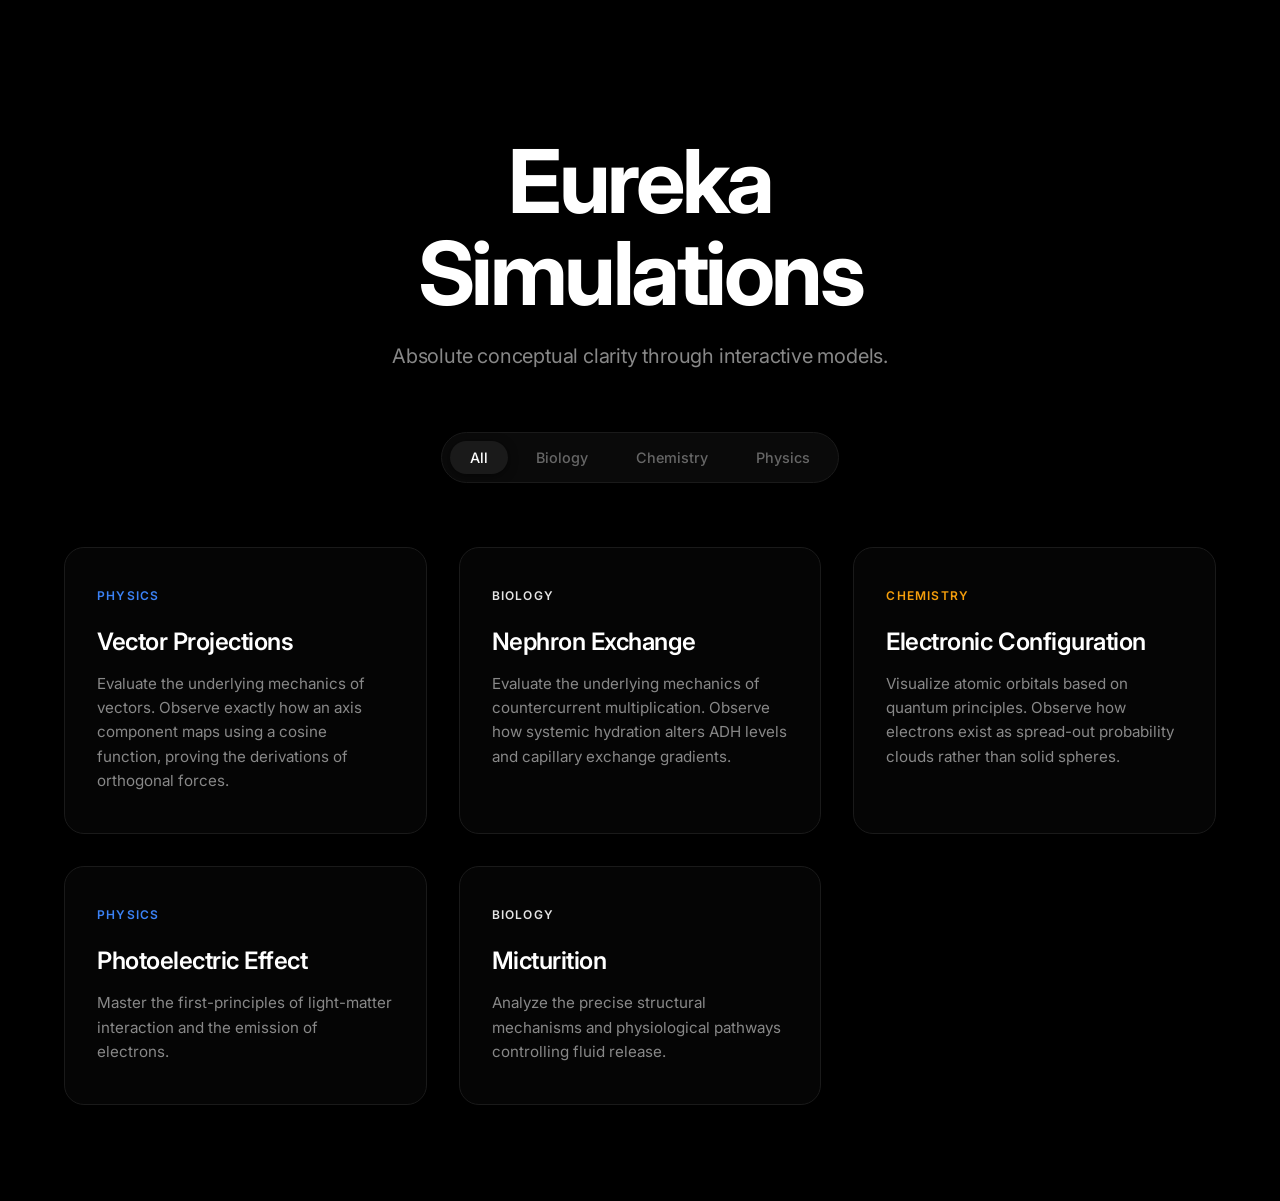
<file: index.html>
<!DOCTYPE html>
<html lang="en">
<head>
    <meta charset="UTF-8">
    <meta name="viewport" content="width=device-width, initial-scale=1.0">
    <title>Eureka Simulations</title>
    <link href="https://fonts.googleapis.com/css2?family=Inter:wght@400;500;600;700&display=swap" rel="stylesheet">
    <link rel="stylesheet" href="assets/main.css">
</head>
<body>
    <header class="hero">
        <div class="hero-content">
            <h1>Eureka<br>Simulations</h1>
            <p>Absolute conceptual clarity through interactive models.</p>
        </div>
    </header>

    <main class="container">
        <!-- Interactive filtering logic -->
        <input type="radio" id="filter-all" name="category" checked>
        <input type="radio" id="filter-biology" name="category">
        <input type="radio" id="filter-chemistry" name="category">
        <input type="radio" id="filter-physics" name="category">

        <!-- Premium Sleek Navigation Tabs -->
        <nav class="filters">
            <label for="filter-all">All</label>
            <label for="filter-biology">Biology</label>
            <label for="filter-chemistry">Chemistry</label>
            <label for="filter-physics">Physics</label>
        </nav>

        <!-- Simulation Cards -->
        <div class="grid">
            
            <!-- Physics: Vector Projections -->
            <a href="physics/vector-projections/index.html" class="card physics-card">
                <div class="card-inner">
                    <div class="card-tag">Physics</div>
                    <h2>Vector Projections</h2>
                    <p>Evaluate the underlying mechanics of vectors. Observe exactly how an axis component maps using a cosine function, proving the derivations of orthogonal forces.</p>
                </div>
            </a>
            
            <!-- Biology: Nephron Exchange -->
            <a href="biology/nephron-exchange/index.html" class="card biology-card">
                <div class="card-inner">
                    <div class="card-tag">Biology</div>
                    <h2>Nephron Exchange</h2>
                    <p>Evaluate the underlying mechanics of countercurrent multiplication. Observe how systemic hydration alters ADH levels and capillary exchange gradients.</p>
                </div>
            </a>

            <!-- Chemistry: Electronic Configuration -->
            <a href="chemistry/electronic-configuration/index.html" class="card chemistry-card">
                <div class="card-inner">
                    <div class="card-tag">Chemistry</div>
                    <h2>Electronic Configuration</h2>
                    <p>Visualize atomic orbitals based on quantum principles. Observe how electrons exist as spread-out probability clouds rather than solid spheres.</p>
                </div>
            </a>

            <!-- Physics: Photoelectric Effect -->
            <a href="physics/photoelectric-effect/index.html" class="card physics-card">
                <div class="card-inner">
                    <div class="card-tag">Physics</div>
                    <h2>Photoelectric Effect</h2>
                    <p>Master the first-principles of light-matter interaction and the emission of electrons.</p>
                </div>
            </a>

            <!-- Biology: Micturition -->
            <a href="biology/micturition/index.html" class="card biology-card">
                <div class="card-inner">
                    <div class="card-tag">Biology</div>
                    <h2>Micturition</h2>
                    <p>Analyze the precise structural mechanisms and physiological pathways controlling fluid release.</p>
                </div>
            </a>

        </div>
    </main>
</body>
</html>
</file>
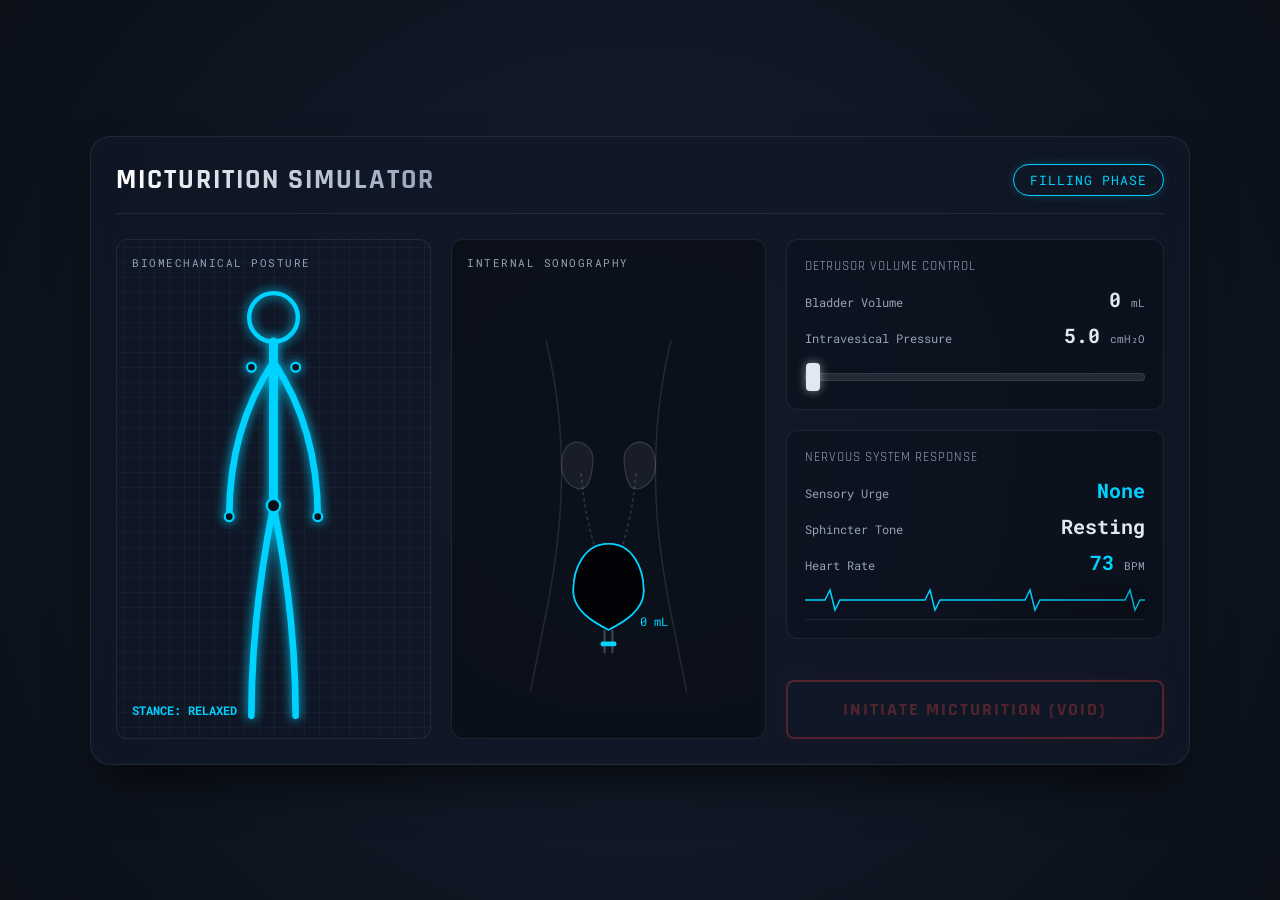
<file: biology/micturition/index.html>
<!DOCTYPE html>
<html lang="en">
<head>
    <meta charset="UTF-8">
    <meta name="viewport" content="width=device-width, initial-scale=1.0">
    <title>Advanced Biometric Micturition Simulator</title>
    <!-- Link to external CSS -->
    <link rel="stylesheet" href="style.css">
</head>
<body>

<div class="dashboard">
    <!-- Header -->
    <div class="header">
        <h1>Micturition Simulator</h1>
        <div class="status-badge" id="sysStatus">System Normal</div>
    </div>

    <!-- Panel 1: Holographic Biomechanics -->
    <div class="display-panel scanner-bg">
        <div class="panel-title">Biomechanical Posture</div>
        <div class="overlay-metric metric-posture" id="postureText">STANCE: RELAXED</div>
        <div class="svg-container" id="personSimulator">
            <!-- Coordinates are relative (viewBox), scales perfectly on mobile -->
            <svg viewBox="0 0 200 450" width="100%" height="100%" preserveAspectRatio="xMidYMid meet">
                <g class="holo-person">
                    <circle id="pHead" class="holo-head" cx="100" cy="70" r="22" />
                    <path id="pTorso" class="holo-torso" d="M 100 92 Q 100 170 100 240" />
                    <path id="pArmL" class="holo-limb" d="M 100 110 Q 60 170 60 250" />
                    <path id="pArmR" class="holo-limb" d="M 100 110 Q 140 170 140 250" />
                    <path id="pLegL" class="holo-limb" d="M 100 240 Q 80 340 80 430" />
                    <path id="pLegR" class="holo-limb" d="M 100 240 Q 120 340 120 430" />
                    <circle id="jShL" class="holo-joint" cx="80" cy="115" r="4" />
                    <circle id="jShR" class="holo-joint" cx="120" cy="115" r="4" />
                    <circle id="jPelvis" class="holo-joint" cx="100" cy="240" r="6" />
                    <circle id="jHndL" class="holo-joint" cx="60" cy="250" r="4" />
                    <circle id="jHndR" class="holo-joint" cx="140" cy="250" r="4" />
                </g>
            </svg>
        </div>
    </div>

    <!-- Panel 2: Interactive Anatomy Panel -->
    <div class="display-panel">
        <div class="panel-title">Internal Sonography</div>
        <div class="overlay-metric metric-vol" id="overlayVol">0 mL</div>
        
        <div class="svg-container">
            <svg viewBox="0 0 400 520" width="100%" height="100%" preserveAspectRatio="xMidYMid meet">
                <path class="body-outline" d="M 120 70 C 130 110 140 170 140 240 C 140 310 130 370 120 420 L 100 520 M 280 70 C 270 110 260 170 260 240 C 260 310 270 370 280 420 L 300 520" />
                <path class="kidneys" d="M 160 200 C 145 200 140 215 140 230 C 140 250 155 260 165 260 C 175 260 180 240 180 220 C 180 210 170 200 160 200 Z" />
                <path class="kidneys" d="M 240 200 C 255 200 260 215 260 230 C 260 250 245 260 235 260 C 225 260 220 240 220 220 C 220 210 230 200 240 200 Z" />
                <path class="ureters" d="M 165 240 Q 170 300 185 340" />
                <path class="ureters" d="M 235 240 Q 230 300 215 340" />

                <defs>
                    <path id="bladderShape" d="M 200 330 C 230 330 245 360 245 390 C 245 415 220 430 200 440 C 180 430 155 415 155 390 C 155 360 170 330 200 330 Z" />
                    <clipPath id="bladderClip"><use href="#bladderShape" /></clipPath>
                </defs>

                <path d="M 195 440 L 195 470 M 205 440 L 205 470" fill="none" stroke="rgba(255,255,255,0.2)" stroke-width="3" />
                <rect id="sphincter" x="190" y="455" width="20" height="6" fill="#00d2ff" rx="2"/>

                <use href="#bladderShape" class="bladder-wall" id="bladderWall" />
                <g clip-path="url(#bladderClip)">
                    <g id="liquidGroup" class="liquid-wave" transform="translate(0, 110)">
                        <path class="wave-path" d="M 100 330 Q 150 310 200 330 T 300 330 T 400 330 L 400 470 L 100 470 Z" />
                    </g>
                </g>
                <use href="#bladderShape" fill="none" stroke="inherit" stroke-width="2" class="bladder-wall" id="bladderOutline" />
            </svg>
        </div>
    </div>

    <!-- Panel 3: Control Panel -->
    <div class="control-panel">
        <div class="telemetry-card">
            <div class="telemetry-title">Detrusor Volume Control</div>
            <div class="data-row">
                <span class="data-label">Bladder Volume</span>
                <div><span class="data-value" id="valVol">0</span> <span class="data-unit">mL</span></div>
            </div>
            <div class="data-row">
                <span class="data-label">Intravesical Pressure</span>
                <div><span class="data-value" id="valPres">5</span> <span class="data-unit">cmH₂O</span></div>
            </div>
            <div class="slider-container">
                <input type="range" id="fillSlider" min="0" max="600" value="0">
            </div>
        </div>

        <div class="telemetry-card">
            <div class="telemetry-title">Nervous System Response</div>
            <div class="data-row">
                <span class="data-label">Sensory Urge</span>
                <span class="data-value" id="valUrge">None</span>
            </div>
            <div class="data-row">
                <span class="data-label">Sphincter Tone</span>
                <span class="data-value" id="valSphincter">Resting</span>
            </div>
            <div class="data-row">
                <span class="data-label">Heart Rate</span>
                <div><span class="data-value" id="valHR">72</span> <span class="data-unit">BPM</span></div>
            </div>
            <div class="ecg-line">
                <div class="ecg-path" id="ecgPath"></div>
                <div class="ecg-fade"></div>
            </div>
        </div>

        <button class="action-btn" id="voidBtn">Initiate Micturition (Void)</button>
    </div>
</div>

<!-- Link to external JavaScript -->
<script src="script.js"></script>
</body>
</html>
</file>
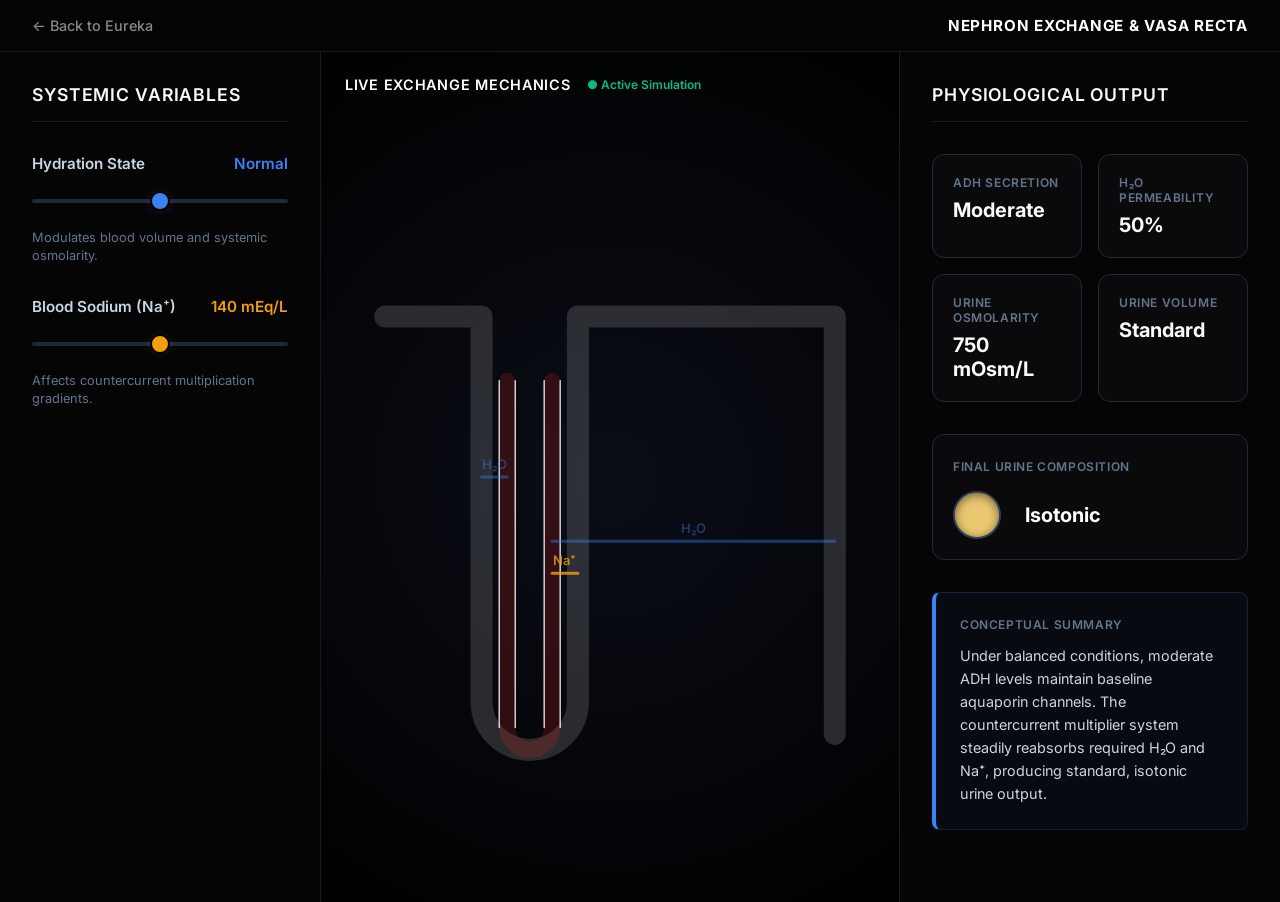
<file: biology/nephron-exchange/index.html>
<!DOCTYPE html>
<html lang="en">
<head>
    <meta charset="UTF-8">
    <meta name="viewport" content="width=device-width, initial-scale=1.0, maximum-scale=1.0, user-scalable=no">
    <title>Nephron Exchange - Eureka</title>
    <link href="https://fonts.googleapis.com/css2?family=Inter:wght@400;500;600;700&display=swap" rel="stylesheet">
    <link rel="stylesheet" href="style.css">
</head>
<body>
    <nav class="top-bar">
        <a href="../../index.html" class="back-link">← Back to Eureka</a>
        <div class="sim-title">Nephron Exchange & Vasa Recta</div>
    </nav>

    <div class="dashboard">
        <!-- Left Panel: Interactive Systemic Inputs -->
        <aside class="panel input-panel">
            <div class="panel-header">
                <h2>Systemic Variables</h2>
            </div>
            
            <div class="control-group">
                <label for="hydrationSlider">
                    <span>Hydration State</span>
                    <span id="hydrationValue" class="highlight-blue">Normal</span>
                </label>
                <input type="range" id="hydrationSlider" class="slider-blue" min="0" max="100" value="50">
                <p class="helper-text">Modulates blood volume and systemic osmolarity.</p>
            </div>

            <div class="control-group">
                <label for="sodiumSlider">
                    <span>Blood Sodium (Na⁺)</span>
                    <span id="sodiumValue" class="highlight-orange">140 mEq/L</span>
                </label>
                <input type="range" id="sodiumSlider" class="slider-orange" min="120" max="160" value="140">
                <p class="helper-text">Affects countercurrent multiplication gradients.</p>
            </div>
        </aside>

        <!-- Center Panel: Live Anatomical Rendering -->
        <main class="canvas-container">
            <div class="canvas-header">
                <h3>Live Exchange Mechanics</h3>
                <span class="live-indicator">● Active Simulation</span>
            </div>
            <canvas id="nephronCanvas"></canvas>
        </main>

        <!-- Right Panel: Outputs & Compiled Notes -->
        <aside class="panel output-panel">
            <div class="panel-header">
                <h2>Physiological Output</h2>
            </div>

            <div class="data-grid">
                <div class="data-box">
                    <span class="data-label">ADH Secretion</span>
                    <span class="data-value" id="adhLevel">Moderate</span>
                </div>
                <div class="data-box">
                    <span class="data-label">H₂O Permeability</span>
                    <span class="data-value highlight-blue" id="permeability">50%</span>
                </div>
                <div class="data-box">
                    <span class="data-label">Urine Osmolarity</span>
                    <span class="data-value highlight-orange" id="osmolarity">600 mOsm</span>
                </div>
                <div class="data-box">
                    <span class="data-label">Urine Volume</span>
                    <span class="data-value" id="urineVol">Normal</span>
                </div>
            </div>

            <div class="urine-analysis">
                <span class="data-label">Final Urine Composition</span>
                <div class="urine-display">
                    <div id="urineColorBox" class="color-box"></div>
                    <span class="urine-state" id="urineState">Standard</span>
                </div>
            </div>

            <div class="summary-box">
                <span class="data-label">Conceptual Summary</span>
                <p id="conceptSummary" class="summary-text">
                    Under normal systemic conditions, moderate ADH levels permit standard water reabsorption. The countercurrent mechanism maintains an equilibrium, resulting in isotonic urine output.
                </p>
            </div>
        </aside>
    </div>
    
    <script src="script.js"></script>
</body>
</html>
</file>
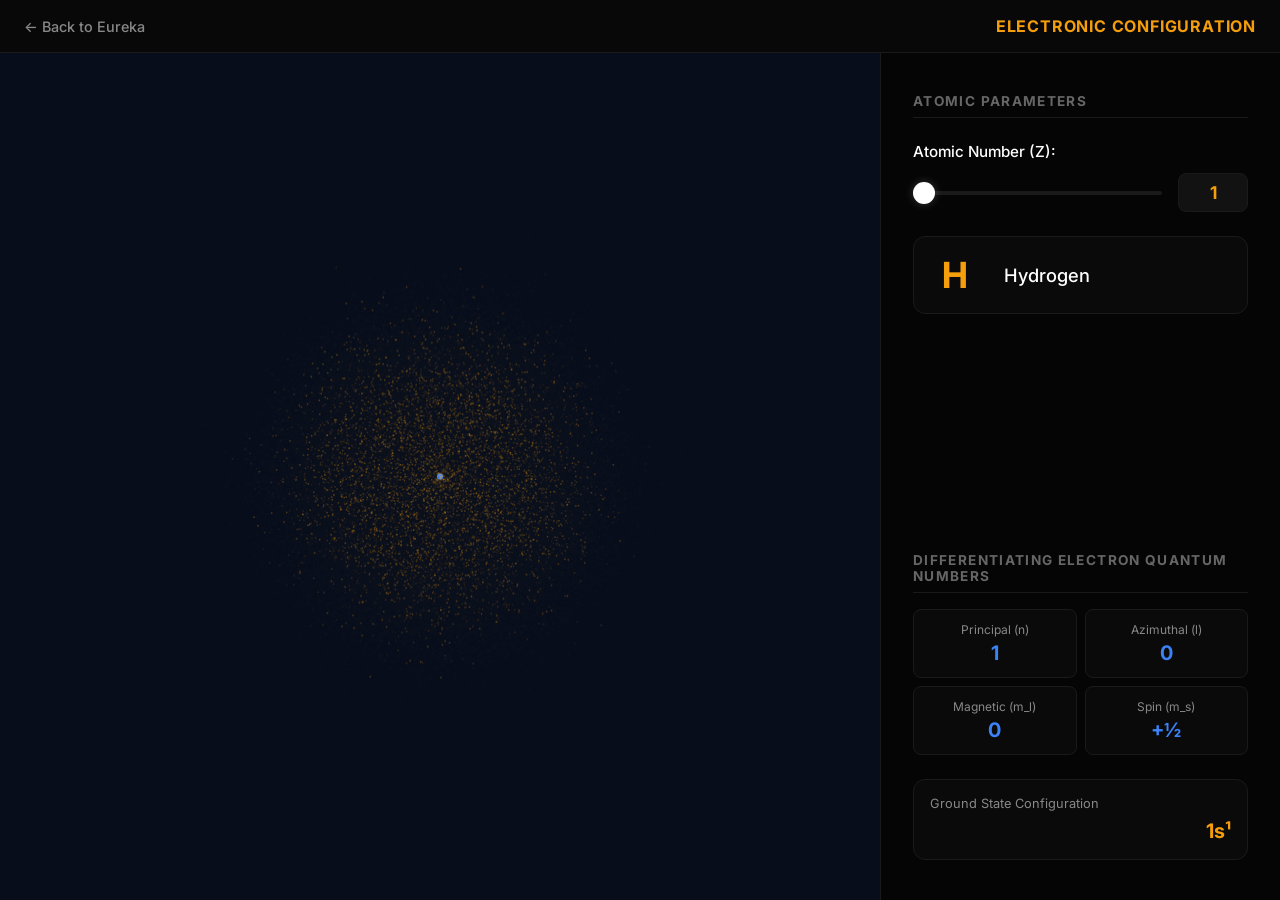
<file: chemistry/electronic-configuration/index.html>
<!DOCTYPE html>
<html lang="en">
<head>
    <meta charset="UTF-8">
    <meta name="viewport" content="width=device-width, initial-scale=1.0, maximum-scale=1.0, user-scalable=no">
    <title>Electronic Configuration - Eureka</title>
    <link href="https://fonts.googleapis.com/css2?family=Inter:wght@400;500;600;700&display=swap" rel="stylesheet">
    <link rel="stylesheet" href="style.css">
</head>
<body>
    <nav class="top-bar">
        <a href="../../index.html" class="back-link">← Back to Eureka</a>
        <div class="sim-title">Electronic Configuration</div>
    </nav>

    <div class="sim-container">
        <!-- Live Atom Image Canvas -->
        <div class="canvas-wrapper">
            <canvas id="orbitalCanvas"></canvas>
        </div>

        <!-- Interactive Control Panel -->
        <div class="control-panel">
            <h3>Atomic Parameters</h3>
            
            <div class="control-group">
                <label for="atomicNumberInput">Atomic Number (Z):</label>
                <div class="input-row">
                    <input type="range" id="atomicNumberSlider" min="1" max="118" value="1">
                    <input type="number" id="atomicNumberInput" min="1" max="118" value="1">
                </div>
            </div>

            <div class="element-info">
                <div class="element-symbol" id="elementSymbol">H</div>
                <div class="element-name" id="elementName">Hydrogen</div>
            </div>

            <div class="readout-panel">
                <h3>Differentiating Electron Quantum Numbers</h3>
                <div class="quantum-grid">
                    <div class="q-box">
                        <span class="q-label">Principal (n)</span>
                        <span class="q-val" id="qN">1</span>
                    </div>
                    <div class="q-box">
                        <span class="q-label">Azimuthal (l)</span>
                        <span class="q-val" id="qL">0</span>
                    </div>
                    <div class="q-box">
                        <span class="q-label">Magnetic (m_l)</span>
                        <span class="q-val" id="qMl">0</span>
                    </div>
                    <div class="q-box">
                        <span class="q-label">Spin (m_s)</span>
                        <span class="q-val" id="qMs">+½</span>
                    </div>
                </div>

                <div class="readout-item config-item">
                    <span>Ground State Configuration</span>
                    <span class="value chem-val" id="configReadout">1s¹</span>
                </div>
            </div>
        </div>
    </div>
    
    <script src="script.js"></script>
</body>
</html>
</file>
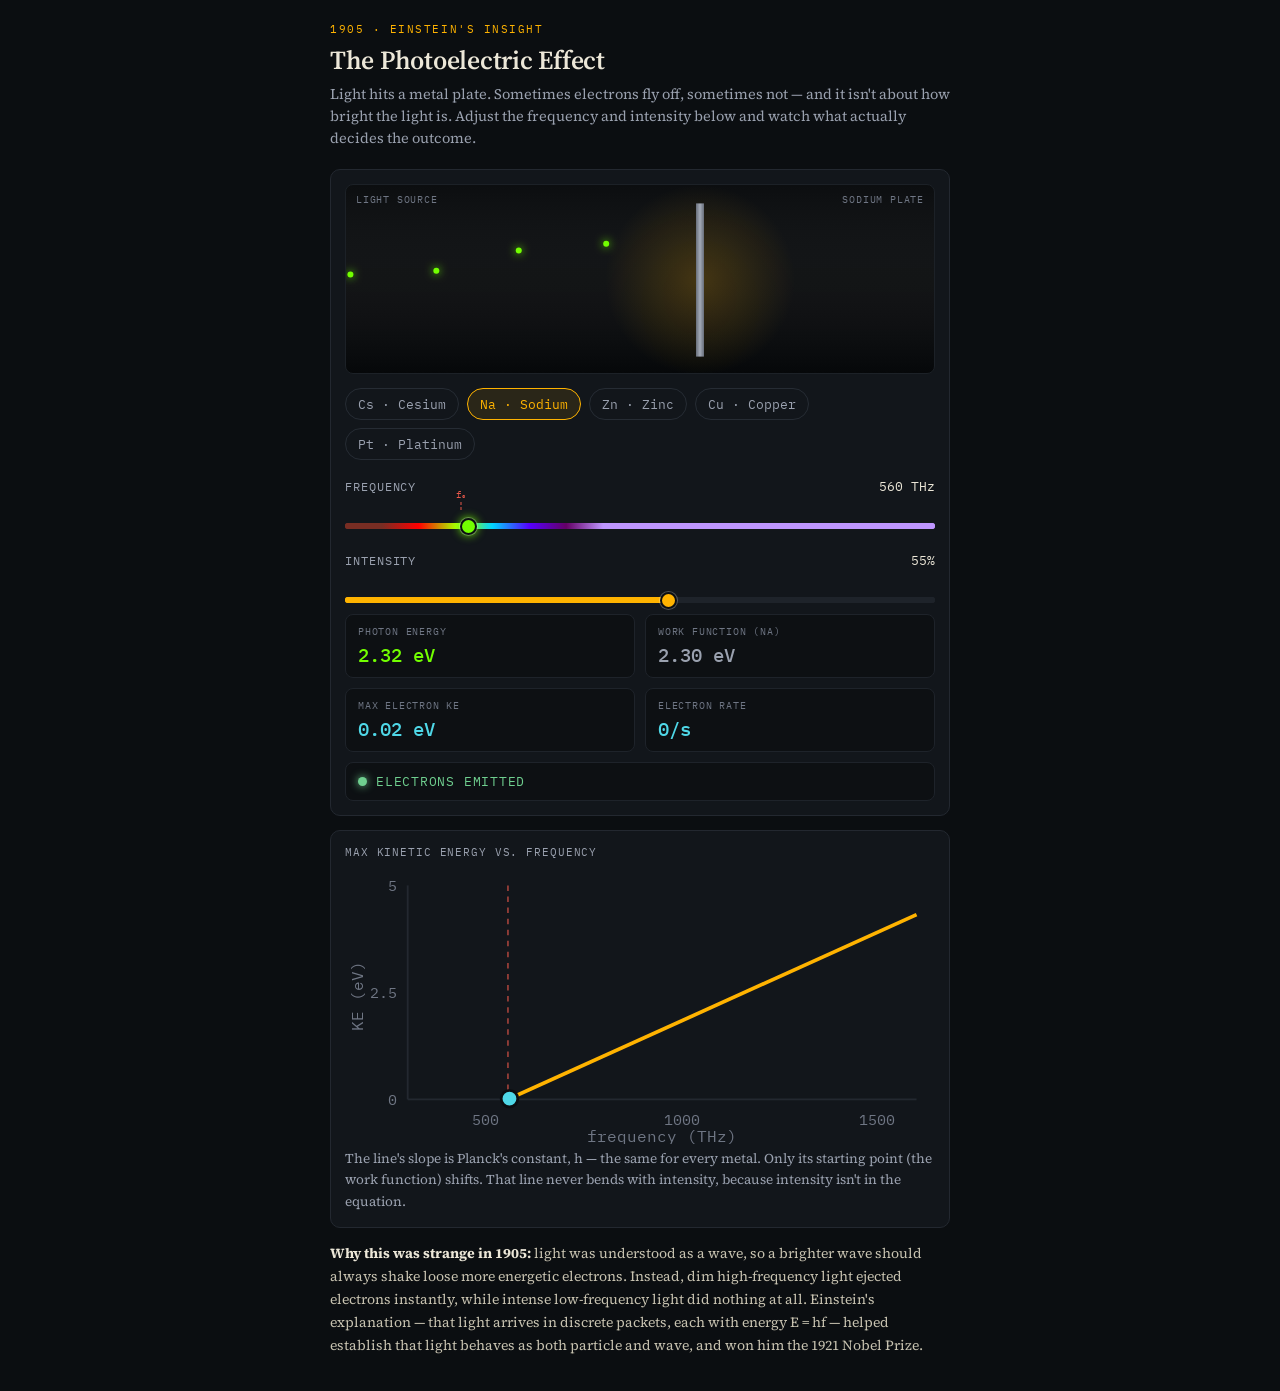
<file: physics/photoelectric-effect/index.html>
<!DOCTYPE html>
<html lang="en">
<head>
<meta charset="UTF-8">
<meta name="viewport" content="width=device-width, initial-scale=1.0">
<title>The Photoelectric Effect — Interactive Simulator</title>
<meta name="description" content="An interactive simulation of the photoelectric effect: adjust light frequency and intensity and watch electron emission respond in real time.">
<link rel="preconnect" href="https://fonts.googleapis.com">
<link href="https://fonts.googleapis.com/css2?family=Source+Serif+4:ital,wght@0,400;0,600;1,400&family=IBM+Plex+Mono:wght@400;500;600&display=swap" rel="stylesheet">
<link rel="stylesheet" href="style.css">
</head>
<body>

<div class="pe-app">
  <div class="pe-inner">

    <div class="pe-eyebrow">1905 · Einstein's Insight</div>
    <h1 class="pe-title">The Photoelectric Effect</h1>
    <p class="pe-subtitle">
      Light hits a metal plate. Sometimes electrons fly off, sometimes not — and it isn't
      about how bright the light is. Adjust the frequency and intensity below and watch what
      actually decides the outcome.
    </p>

    <!-- ===================== SIMULATION PANEL ===================== -->
    <section class="pe-panel" aria-label="Simulation">
      <div id="peTubeWrap" class="pe-tube-wrap">
        <canvas id="peCanvas"></canvas>
        <span class="pe-tube-label" style="left:10px; top:8px;">light source</span>
        <span id="pePlateLabel" class="pe-tube-label" style="right:10px; top:8px;">Sodium plate</span>
      </div>

      <div class="pe-metal-row" id="peMetalRow" role="group" aria-label="Select metal">
        <!-- buttons injected by script.js -->
      </div>

      <div class="pe-control">
        <div class="pe-control-head">
          <label for="peFrequency">Frequency</label>
          <span class="pe-control-val"><span id="peFreqVal">560</span> THz</span>
        </div>
        <div class="pe-slider-wrap">
          <div id="peThreshMark" class="pe-thresh-mark"></div>
          <span id="peThreshLabel" class="pe-thresh-label">f₀</span>
          <input type="range" id="peFrequency" class="pe-slider"
                 min="300" max="1600" step="1" value="560"
                 aria-describedby="peFreqVal">
        </div>
      </div>

      <div class="pe-control">
        <div class="pe-control-head">
          <label for="peIntensity">Intensity</label>
          <span class="pe-control-val"><span id="peIntensityVal">55</span>%</span>
        </div>
        <div class="pe-slider-wrap">
          <input type="range" id="peIntensity" class="pe-slider"
                 min="0" max="100" step="1" value="55"
                 aria-describedby="peIntensityVal">
        </div>
      </div>

      <div class="pe-stats">
        <div class="pe-stat">
          <div class="pe-stat-label">Photon Energy</div>
          <div class="pe-stat-val" id="peStatEnergy">2.32 eV</div>
        </div>
        <div class="pe-stat">
          <div class="pe-stat-label">Work Function (<span id="peStatMetalSym">Na</span>)</div>
          <div class="pe-stat-val" id="peStatWork" style="color:#9AA1AF;">2.30 eV</div>
        </div>
        <div class="pe-stat">
          <div class="pe-stat-label">Max Electron KE</div>
          <div class="pe-stat-val" id="peStatKE">0.02 eV</div>
        </div>
        <div class="pe-stat">
          <div class="pe-stat-label">Electron Rate</div>
          <div class="pe-stat-val" id="peStatRate">0/s</div>
        </div>
        <div class="pe-status">
          <span id="peStatusDot" class="pe-dot"></span>
          <span id="peStatusText" class="pe-status-text">NO EMISSION — below threshold</span>
        </div>
      </div>
    </section>

    <!-- ===================== GRAPH PANEL ===================== -->
    <section class="pe-panel" aria-label="Kinetic energy versus frequency graph">
      <div class="pe-graph-title">Max Kinetic Energy vs. Frequency</div>
      <svg id="peGraph" viewBox="0 0 320 150" class="pe-graph-svg">
        <line x1="34" y1="126" x2="310" y2="126" stroke="#232830" stroke-width="1"></line>
        <line x1="34" y1="10" x2="34" y2="126" stroke="#232830" stroke-width="1"></line>
        <text x="34" y="140" font-size="8" fill="#6F7684" font-family="IBM Plex Mono, monospace" text-anchor="middle" id="peTickF1">500</text>
        <text x="0" y="0" font-size="8" fill="#6F7684" font-family="IBM Plex Mono, monospace" text-anchor="middle" id="peTickF2">1000</text>
        <text x="0" y="0" font-size="8" fill="#6F7684" font-family="IBM Plex Mono, monospace" text-anchor="middle" id="peTickF3">1500</text>
        <text x="28" y="0" font-size="8" fill="#6F7684" font-family="IBM Plex Mono, monospace" text-anchor="end" id="peTickK0">0</text>
        <text x="28" y="0" font-size="8" fill="#6F7684" font-family="IBM Plex Mono, monospace" text-anchor="end" id="peTickK1">2.5</text>
        <text x="28" y="0" font-size="8" fill="#6F7684" font-family="IBM Plex Mono, monospace" text-anchor="end" id="peTickK2">5</text>
        <line id="peThreshLine" x1="0" y1="10" x2="0" y2="126" stroke="#E8584A" stroke-width="1" stroke-dasharray="3,3" opacity="0.6"></line>
        <line id="peKELine" x1="0" y1="0" x2="0" y2="0" stroke="#FFB300" stroke-width="2"></line>
        <circle id="peKEDot" cx="0" cy="0" r="4.5" fill="#E8584A" stroke="#0B0E11" stroke-width="1.5"></circle>
        <text x="172" y="149" font-size="8.5" fill="#6F7684" font-family="IBM Plex Mono, monospace" text-anchor="middle">frequency (THz)</text>
        <text x="10" y="70" font-size="8.5" fill="#6F7684" font-family="IBM Plex Mono, monospace" text-anchor="middle" transform="rotate(-90 10 70)">KE (eV)</text>
      </svg>
      <p class="pe-caption">
        The line's slope is Planck's constant, h — the same for every metal. Only its
        starting point (the work function) shifts. That line never bends with intensity,
        because intensity isn't in the equation.
      </p>
    </section>

    <p class="pe-note">
      <b>Why this was strange in 1905:</b> light was understood as a wave, so a brighter wave
      should always shake loose more energetic electrons. Instead, dim high-frequency light
      ejected electrons instantly, while intense low-frequency light did nothing at all. Einstein's
      explanation — that light arrives in discrete packets, each with energy E = hf — helped
      establish that light behaves as both particle and wave, and won him the 1921 Nobel Prize.
    </p>

  </div>
</div>

<script src="script.js"></script>
</body>
</html>
</file>
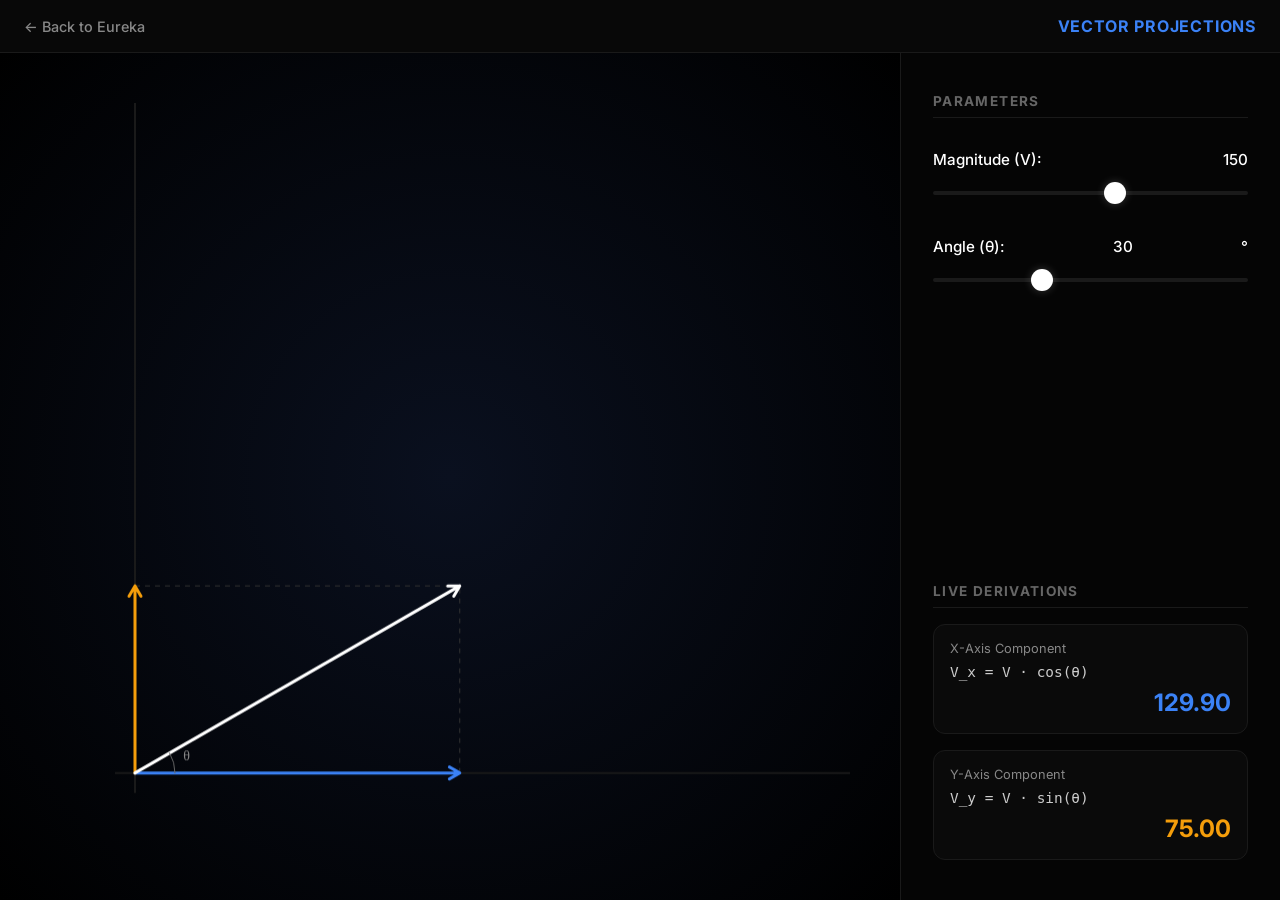
<file: physics/vector-projections/index.html>
<!DOCTYPE html>
<html lang="en">
<head>
    <meta charset="UTF-8">
    <!-- THIS LINE IS THE FIX: It forces the phone to use mobile dimensions -->
    <meta name="viewport" content="width=device-width, initial-scale=1.0, maximum-scale=1.0, user-scalable=no">
    <title>Vector Projections - Eureka</title>
    <link href="https://fonts.googleapis.com/css2?family=Inter:wght@400;500;600;700&display=swap" rel="stylesheet">
    <link rel="stylesheet" href="style.css">
</head>
<body>
    <nav class="top-bar">
        <a href="../../index.html" class="back-link">← Back to Eureka</a>
        <div class="sim-title">Vector Projections</div>
    </nav>

    <div class="sim-container">
        <!-- Canvas Wrapper -->
        <div class="canvas-wrapper">
            <canvas id="vectorCanvas"></canvas>
        </div>

        <!-- Interactive Control Panel -->
        <div class="control-panel">
            <h3>Parameters</h3>
            
            <div class="control-group">
                <label for="magnitudeSlider">Magnitude (V): <span id="magValue">150</span></label>
                <input type="range" id="magnitudeSlider" min="10" max="250" value="150">
            </div>

            <div class="control-group">
                <label for="angleSlider">Angle (θ): <span id="angleValue">30</span>°</label>
                <input type="range" id="angleSlider" min="0" max="90" value="30">
            </div>

            <div class="readout-panel">
                <h3>Live Derivations</h3>
                <div class="readout-item">
                    <span>X-Axis Component</span>
                    <span class="formula">V_x = V · cos(θ)</span>
                    <span class="value x-val" id="xReadout">129.90</span>
                </div>
                <div class="readout-item">
                    <span>Y-Axis Component</span>
                    <span class="formula">V_y = V · sin(θ)</span>
                    <span class="value y-val" id="yReadout">75.00</span>
                </div>
            </div>
        </div>
    </div>
    
    <script src="script.js"></script>
</body>
</html>
</file>
<file: assets/main.css>
/* --- Base Theme & Reset --- */
* {
    margin: 0;
    padding: 0;
    box-sizing: border-box;
    -webkit-tap-highlight-color: transparent;
}

body {
    font-family: 'Inter', -apple-system, BlinkMacSystemFont, sans-serif;
    background-color: #000000;
    color: #ffffff;
    min-height: 100vh;
    display: flex;
    flex-direction: column;
    -webkit-font-smoothing: antialiased;
    -moz-osx-font-smoothing: grayscale;
}

/* --- Hero Section --- */
.hero {
    display: flex;
    justify-content: center;
    padding: 15vh 1.5rem 4rem;
}

.hero-content {
    text-align: center;
    max-width: 800px;
}

/* Fixed the breaking text issue with fluid typography */
.hero h1 {
    font-size: clamp(3rem, 10vw, 5.5rem);
    font-weight: 700;
    letter-spacing: -0.04em;
    line-height: 1.05;
    margin-bottom: 1.5rem;
    color: #ffffff;
}

.hero p {
    font-size: clamp(1rem, 3vw, 1.25rem);
    color: #888888;
    font-weight: 400;
    letter-spacing: -0.01em;
}

/* --- Layout --- */
.container {
    max-width: 1200px;
    margin: 0 auto;
    padding: 0 1.5rem 6rem;
    width: 100%;
}

/* --- Sleek, Minimalist Filters --- */
input[type="radio"] {
    display: none;
}

.filters {
    display: flex;
    justify-content: center;
    gap: 0.5rem;
    margin-bottom: 4rem;
    flex-wrap: wrap;
    background: #0a0a0a;
    padding: 0.5rem;
    border-radius: 100px;
    border: 1px solid #1a1a1a;
    width: fit-content;
    margin-left: auto;
    margin-right: auto;
}

.filters label {
    padding: 0.5rem 1.25rem;
    border-radius: 100px;
    color: #666666;
    font-size: 0.9rem;
    font-weight: 500;
    cursor: pointer;
    transition: all 0.3s ease;
}

@media (hover: hover) {
    .filters label:hover {
        color: #ffffff;
    }
}

/* Active State - Subtle Yellowish-Orange/Blue Gradient Text */
#filter-all:checked ~ .filters label[for="filter-all"],
#filter-biology:checked ~ .filters label[for="filter-biology"],
#filter-chemistry:checked ~ .filters label[for="filter-chemistry"],
#filter-physics:checked ~ .filters label[for="filter-physics"] {
    background: #1a1a1a;
    color: #ffffff;
    box-shadow: 0 2px 10px rgba(0,0,0,0.5);
}

/* CSS-Only Filtering Logic */
#filter-physics:checked ~ .grid .card:not(.physics-card),
#filter-chemistry:checked ~ .grid .card:not(.chemistry-card),
#filter-biology:checked ~ .grid .card:not(.biology-card) {
    display: none;
}

/* --- Premium Cards --- */
.grid {
    display: grid;
    grid-template-columns: repeat(auto-fill, minmax(320px, 1fr));
    gap: 2rem;
}

.card {
    position: relative;
    text-decoration: none;
    border-radius: 20px;
    background: #050505;
    border: 1px solid #1a1a1a;
    transition: all 0.4s cubic-bezier(0.16, 1, 0.3, 1);
    display: block;
}

.card-inner {
    padding: 2.5rem 2rem;
    position: relative;
    z-index: 2;
    height: 100%;
    display: flex;
    flex-direction: column;
}

/* Card Hover Effect - Subtle Glow based on Subject */
@media (hover: hover) {
    .card:hover {
        transform: translateY(-4px);
        border-color: #333333;
    }
    
    .physics-card:hover {
        box-shadow: 0 10px 40px -10px rgba(37, 99, 235, 0.15); /* Blue glow */
    }
    
    .chemistry-card:hover {
        box-shadow: 0 10px 40px -10px rgba(234, 88, 12, 0.15); /* Yellow/Orange glow */
    }
    
    .biology-card:hover {
        box-shadow: 0 10px 40px -10px rgba(255, 255, 255, 0.05); /* White glow */
    }
}

.card:active {
    transform: scale(0.98);
}

/* --- Card Content --- */
.card-tag {
    font-size: 0.75rem;
    text-transform: uppercase;
    letter-spacing: 0.1em;
    font-weight: 600;
    margin-bottom: 1.5rem;
    display: inline-block;
}

/* Subject Specific Tag Colors */
.physics-card .card-tag { color: #3b82f6; } /* Precision Blue */
.chemistry-card .card-tag { color: #f59e0b; } /* Yellowish-Orange */
.biology-card .card-tag { color: #e5e5e5; } /* Clean White */

.card h2 {
    font-size: 1.5rem;
    font-weight: 600;
    letter-spacing: -0.02em;
    color: #ffffff;
    margin-bottom: 1rem;
}

.card p {
    font-size: 0.95rem;
    line-height: 1.6;
    color: #888888;
    margin: 0;
}

/* --- Mobile Specific Adjustments --- */
@media (max-width: 480px) {
    .hero {
        padding: 10vh 1.25rem 3rem;
    }
    .filters {
        gap: 0.25rem;
        padding: 0.35rem;
        width: 100%;
        justify-content: space-around;
        border-radius: 12px;
    }
    .filters label {
        padding: 0.6rem 1rem;
        font-size: 0.85rem;
        border-radius: 8px;
    }
    .grid {
        grid-template-columns: 1fr;
        gap: 1.25rem;
    }
    .card-inner {
        padding: 2rem 1.5rem;
    }
}
</file>
<file: biology/micturition/style.css>
@import url('https://fonts.googleapis.com/css2?family=Rajdhani:wght@400;500;600;700&family=Roboto+Mono:wght@400;700&display=swap');

:root {
    --bg-main: #0a0f18;
    --panel-bg: rgba(16, 24, 39, 0.7);
    --accent-normal: #00d2ff;
    --accent-warn: #f59e0b;
    --accent-critical: #ef4444;
    --text-main: #e2e8f0;
    --text-muted: #94a3b8;
    --glass-border: rgba(255, 255, 255, 0.08);
}

* {
    box-sizing: border-box;
    user-select: none;
}

body {
    margin: 0;
    padding: 20px 15px;
    background: radial-gradient(circle at 50% 50%, #172133 0%, var(--bg-main) 100%);
    color: var(--text-main);
    font-family: 'Rajdhani', sans-serif;
    display: flex;
    justify-content: center;
    align-items: center;
    min-height: 100vh;
    overflow-x: hidden;
}

/* Responsive Dashboard Grid */
.dashboard {
    display: grid;
    grid-template-columns: 1fr 1fr 1.2fr;
    gap: 20px;
    width: 100%;
    max-width: 1100px;
    background: var(--panel-bg);
    border: 1px solid var(--glass-border);
    border-radius: 20px;
    padding: 25px;
    box-shadow: 0 25px 50px -12px rgba(0, 0, 0, 0.7), inset 0 0 20px rgba(255, 255, 255, 0.02);
    backdrop-filter: blur(16px);
    -webkit-backdrop-filter: blur(16px);
}

/* Header */
.header {
    grid-column: 1 / -1;
    display: flex;
    justify-content: space-between;
    align-items: center;
    border-bottom: 1px solid var(--glass-border);
    padding-bottom: 15px;
    margin-bottom: 5px;
    flex-wrap: wrap;
    gap: 15px;
}

.header h1 {
    margin: 0;
    font-size: clamp(20px, 4vw, 28px);
    text-transform: uppercase;
    letter-spacing: 2px;
    background: linear-gradient(90deg, #fff, #94a3b8);
    -webkit-background-clip: text;
    -webkit-text-fill-color: transparent;
}

.status-badge {
    font-family: 'Roboto Mono', monospace;
    font-size: 13px;
    padding: 6px 16px;
    border-radius: 50px;
    border: 1px solid var(--accent-normal);
    color: var(--accent-normal);
    text-transform: uppercase;
    letter-spacing: 1px;
    box-shadow: 0 0 10px rgba(0, 210, 255, 0.2);
    transition: all 0.3s ease;
    text-align: center;
}

/* Display Panels */
.display-panel {
    position: relative;
    background: rgba(0, 0, 0, 0.3);
    border-radius: 12px;
    border: 1px solid var(--glass-border);
    display: flex;
    justify-content: center;
    align-items: center;
    height: 500px;
    overflow: hidden;
    width: 100%;
}

.panel-title {
    position: absolute;
    top: 15px;
    left: 15px;
    font-family: 'Roboto Mono', monospace;
    font-size: 11px;
    color: var(--text-muted);
    text-transform: uppercase;
    letter-spacing: 1.5px;
    z-index: 10;
}

.svg-container {
    width: 100%;
    height: 100%;
}

/* --- Panel 1: Holographic Person --- */
.scanner-bg {
    background: linear-gradient(0deg, transparent 24%, rgba(255, 255, 255, 0.03) 25%, rgba(255, 255, 255, 0.03) 26%, transparent 27%, transparent 74%, rgba(255, 255, 255, 0.03) 75%, rgba(255, 255, 255, 0.03) 76%, transparent 77%, transparent), linear-gradient(90deg, transparent 24%, rgba(255, 255, 255, 0.03) 25%, rgba(255, 255, 255, 0.03) 26%, transparent 27%, transparent 74%, rgba(255, 255, 255, 0.03) 75%, rgba(255, 255, 255, 0.03) 76%, transparent 77%, transparent);
    background-size: 30px 30px;
}

.holo-person {
    fill: none;
    stroke: var(--accent-normal);
    stroke-linecap: round;
    stroke-linejoin: round;
    transition: all 0.5s cubic-bezier(0.4, 0, 0.2, 1);
    filter: drop-shadow(0 0 5px var(--accent-normal));
}

.holo-head { fill: transparent; stroke-width: 4; transition: all 0.5s ease; }
.holo-limb { stroke-width: 6; }
.holo-torso { stroke-width: 8; }
.holo-joint { fill: var(--bg-main); stroke-width: 2; transition: all 0.5s ease; }

/* --- Panel 2: Internal Anatomy --- */
.body-outline { fill: none; stroke: rgba(255, 255, 255, 0.1); stroke-width: 2; }
.kidneys { fill: rgba(255, 255, 255, 0.05); stroke: rgba(255, 255, 255, 0.15); stroke-width: 1.5; }
.ureters { fill: none; stroke: rgba(255, 255, 255, 0.15); stroke-width: 2; stroke-dasharray: 4; animation: flowDown 2s linear infinite; }
@keyframes flowDown { from { stroke-dashoffset: 8; } to { stroke-dashoffset: 0; } }

.bladder-wall { fill: rgba(0, 0, 0, 0.5); stroke: var(--accent-normal); stroke-width: 2; transition: all 0.5s ease; }
.liquid-wave { fill: var(--accent-normal); opacity: 0.7; transition: transform 0.5s cubic-bezier(0.4, 0, 0.2, 1), fill 0.5s ease; }
.wave-path { animation: waveAction 3s infinite linear; }
@keyframes waveAction { 0% { transform: translateX(0); } 100% { transform: translateX(-50%); } }

.overlay-metric {
    position: absolute; font-family: 'Roboto Mono', monospace; font-size: 12px;
    color: var(--accent-normal); pointer-events: none; transition: color 0.3s;
}
.metric-vol { top: 75%; left: 60%; }
.metric-posture { bottom: 20px; left: 15px; font-weight: bold;}

/* --- Panel 3: Control Panel --- */
.control-panel { display: flex; flex-direction: column; gap: 20px; }
.telemetry-card {
    background: rgba(0, 0, 0, 0.2); border: 1px solid var(--glass-border);
    border-radius: 12px; padding: 18px;
}
.telemetry-title { font-size: 13px; color: var(--text-muted); text-transform: uppercase; letter-spacing: 1px; margin-bottom: 12px; }

.data-row { display: flex; justify-content: space-between; align-items: baseline; margin-bottom: 10px; font-family: 'Roboto Mono', monospace; }
.data-label { color: var(--text-muted); font-size: 12px; }
.data-value { font-size: 20px; font-weight: 700; color: var(--text-main); transition: color 0.3s; }
.data-unit { font-size: 11px; color: var(--text-muted); }

/* Custom Range Slider - Optimized for Touch */
.slider-container { margin-top: 15px; }
input[type=range] { -webkit-appearance: none; width: 100%; background: transparent; margin: 10px 0; }
input[type=range]:focus { outline: none; }
input[type=range]::-webkit-slider-runnable-track { width: 100%; height: 8px; cursor: pointer; background: rgba(255,255,255,0.1); border-radius: 4px; border: 1px solid var(--glass-border); }
input[type=range]::-webkit-slider-thumb { height: 28px; width: 14px; border-radius: 4px; background: var(--text-main); cursor: pointer; -webkit-appearance: none; margin-top: -11px; box-shadow: 0 0 10px rgba(255,255,255,0.5); transition: background 0.3s; }

/* ECG */
.ecg-line { width: 100%; height: 35px; position: relative; overflow: hidden; border-bottom: 1px solid var(--glass-border); margin-top: 5px; }
.ecg-path { position: absolute; top: 0; left: 0; width: 200%; height: 30px; background: url('data:image/svg+xml;utf8,<svg xmlns="http://www.w3.org/2000/svg" width="100" height="30"><path d="M0,15 L20,15 L25,5 L30,25 L35,15 L100,15" fill="none" stroke="%2300d2ff" stroke-width="1.5"/></svg>') repeat-x; animation: ecgScroll 2s linear infinite; }
.ecg-fade { position: absolute; right: 0; top: 0; width: 50%; height: 100%; background: linear-gradient(90deg, transparent, rgba(0,0,0,0.2) 100%); }
@keyframes ecgScroll { 0% { transform: translateX(0); } 100% { transform: translateX(-100px); } }

/* Action Button */
.action-btn {
    background: transparent; border: 2px solid var(--accent-critical); color: var(--accent-critical);
    padding: 16px 20px; font-family: 'Rajdhani', sans-serif; font-size: 18px; font-weight: 700;
    text-transform: uppercase; letter-spacing: 2px; border-radius: 8px; cursor: pointer;
    transition: all 0.3s ease; box-shadow: 0 0 15px rgba(239, 68, 68, 0.2);
    opacity: 0.3; pointer-events: none; position: relative; overflow: hidden; margin-top: auto;
}
.action-btn::before { content: ''; position: absolute; top: 0; left: -100%; width: 100%; height: 100%; background: linear-gradient(90deg, transparent, rgba(239, 68, 68, 0.4), transparent); transition: left 0.5s; }
.action-btn.active { opacity: 1; pointer-events: auto; background: rgba(239, 68, 68, 0.1); animation: pulseBtn 1.5s infinite; }
.action-btn.active:hover { background: var(--accent-critical); color: white; box-shadow: 0 0 30px rgba(239, 68, 68, 0.6); }
.action-btn.active:hover::before { left: 100%; }

@keyframes pulseBtn { 0% { box-shadow: 0 0 10px rgba(239, 68, 68, 0.2); } 50% { box-shadow: 0 0 25px rgba(239, 68, 68, 0.6); } 100% { box-shadow: 0 0 10px rgba(239, 68, 68, 0.2); } }

@keyframes criticalShake {
    0% { transform: translate(1px, 1px) rotate(0deg); }
    25% { transform: translate(-1px, -1px) rotate(-0.5deg); }
    50% { transform: translate(-1px, 1px) rotate(0.5deg); }
    75% { transform: translate(1px, -1px) rotate(0deg); }
    100% { transform: translate(1px, 1px) rotate(0deg); }
}
.is-critical { animation: criticalShake 0.3s infinite; }

/* =========================================
   RESPONSIVE MEDIA QUERIES
   ========================================= */

/* Tablets (Large) */
@media (max-width: 1024px) {
    .dashboard {
        grid-template-columns: 1fr 1fr;
    }
    .control-panel {
        grid-column: 1 / -1;
        flex-direction: row;
    }
    .telemetry-card { flex: 1; }
    .action-btn { flex-basis: 100%; height: fit-content; margin-top: 0; align-self: flex-end; padding: 20px;}
    .control-panel { flex-wrap: wrap; }
}

/* Tablets (Small) & Large Phones */
@media (max-width: 768px) {
    .dashboard {
        grid-template-columns: 1fr;
        padding: 20px 15px;
    }
    .display-panel {
        height: 400px;
    }
    .control-panel {
        flex-direction: column;
    }
    .header {
        flex-direction: column;
        align-items: flex-start;
    }
    .status-badge {
        width: 100%;
    }
}

/* Small Phones */
@media (max-width: 480px) {
    .display-panel {
        height: 320px;
    }
    .header h1 {
        font-size: 22px;
    }
    .action-btn {
        padding: 15px;
        font-size: 16px;
    }
  }
</file>
<file: biology/nephron-exchange/style.css>
* { margin: 0; padding: 0; box-sizing: border-box; -webkit-tap-highlight-color: transparent; }
body { font-family: 'Inter', sans-serif; background-color: #000000; color: #ffffff; display: flex; flex-direction: column; min-height: 100vh; overflow-x: hidden; }

/* --- Top Navigation --- */
.top-bar { display: flex; justify-content: space-between; align-items: center; padding: 1rem 2rem; background: rgba(5, 5, 5, 0.9); border-bottom: 1px solid #1a1a1a; z-index: 10; }
.back-link { color: #888888; text-decoration: none; font-size: 0.9rem; font-weight: 500; transition: color 0.2s; }
.back-link:hover { color: #ffffff; }
.sim-title { font-weight: 700; letter-spacing: 0.05em; text-transform: uppercase; color: #ffffff; font-size: 0.95rem; }

/* --- Dashboard Layout --- */
.dashboard { display: grid; grid-template-columns: 320px 1fr 380px; gap: 1px; background: #1a1a1a; flex: 1; }

.panel { background: #050505; padding: 2rem; display: flex; flex-direction: column; gap: 2rem; overflow-y: auto; }
.canvas-container { background: radial-gradient(circle at center, #0a0e17 0%, #000000 100%); display: flex; flex-direction: column; position: relative; }

/* --- Panel Typography & Elements --- */
.panel-header h2 { font-size: 1.1rem; font-weight: 600; text-transform: uppercase; letter-spacing: 0.05em; color: #f8fafc; border-bottom: 1px solid #1a1a1a; padding-bottom: 1rem; }
.control-group { display: flex; flex-direction: column; gap: 1rem; }
.control-group label { display: flex; justify-content: space-between; font-size: 0.95rem; font-weight: 600; color: #cbd5e1; }
.helper-text { font-size: 0.8rem; color: #64748b; line-height: 1.4; }

/* --- Accent Colors --- */
.highlight-blue { color: #3b82f6; }
.highlight-orange { color: #f59e0b; }

/* --- Precision Sliders --- */
input[type=range] { -webkit-appearance: none; width: 100%; background: transparent; padding: 10px 0; }
input[type=range]::-webkit-slider-runnable-track { width: 100%; height: 4px; border-radius: 2px; background: #1e293b; }
input[type=range]::-webkit-slider-thumb { -webkit-appearance: none; height: 20px; width: 20px; border-radius: 50%; margin-top: -8px; cursor: pointer; border: 2px solid #000; box-shadow: 0 0 10px rgba(255,255,255,0.1); }

/* Themed Slider Thumbs */
.slider-blue::-webkit-slider-thumb { background: #3b82f6; }
.slider-orange::-webkit-slider-thumb { background: #f59e0b; }

/* --- Canvas Header --- */
.canvas-header { position: absolute; top: 1.5rem; left: 1.5rem; z-index: 5; display: flex; align-items: center; gap: 1rem; }
.canvas-header h3 { font-size: 0.9rem; font-weight: 600; color: #ffffff; letter-spacing: 0.05em; text-transform: uppercase; }
.live-indicator { font-size: 0.75rem; color: #10b981; font-weight: 600; display: flex; align-items: center; gap: 0.4rem; animation: pulse 2s infinite; }
@keyframes pulse { 0% { opacity: 1; } 50% { opacity: 0.4; } 100% { opacity: 1; } }

canvas { width: 100%; height: 100%; display: block; flex: 1; }

/* --- Output Data Grid --- */
.data-grid { display: grid; grid-template-columns: 1fr 1fr; gap: 1rem; }
.data-box { background: #0a0a0c; border: 1px solid #1e293b; padding: 1.25rem; border-radius: 12px; display: flex; flex-direction: column; gap: 0.5rem; }
.data-label { font-size: 0.75rem; text-transform: uppercase; letter-spacing: 0.05em; color: #64748b; font-weight: 600; }
.data-value { font-size: 1.25rem; font-weight: 700; color: #f8fafc; }

/* --- Urine Analysis & Summary Note --- */
.urine-analysis { background: #0a0a0c; border: 1px solid #1e293b; padding: 1.25rem; border-radius: 12px; }
.urine-display { display: flex; align-items: center; gap: 1.5rem; margin-top: 1rem; }
.color-box { width: 48px; height: 48px; border-radius: 50%; border: 2px solid #334155; box-shadow: inset 0 2px 10px rgba(0,0,0,0.5); transition: background-color 0.4s ease; }
.urine-state { font-size: 1.25rem; font-weight: 700; color: #ffffff; }

.summary-box { background: rgba(59, 130, 246, 0.05); border: 1px solid rgba(59, 130, 246, 0.2); border-left: 4px solid #3b82f6; padding: 1.5rem; border-radius: 8px; display: flex; flex-direction: column; gap: 0.75rem; }
.summary-text { font-size: 0.9rem; line-height: 1.6; color: #cbd5e1; }

/* --- Mobile Responsiveness --- */
@media (max-width: 1200px) {
    .dashboard { grid-template-columns: 280px 1fr; grid-template-rows: auto auto; }
    .output-panel { grid-column: 1 / -1; }
}

@media (max-width: 800px) {
    .dashboard { display: flex; flex-direction: column; gap: 0; }
    .canvas-container { height: 50vh; min-height: 400px; border-top: 1px solid #1a1a1a; border-bottom: 1px solid #1a1a1a; }
    .panel { padding: 1.5rem; }
}
</file>
<file: chemistry/electronic-configuration/style.css>
/* --- Keep all previous CSS rules up to .control-group label --- */
* { margin: 0; padding: 0; box-sizing: border-box; -webkit-tap-highlight-color: transparent; }
body { font-family: 'Inter', sans-serif; background-color: #000000; color: #ffffff; display: flex; flex-direction: column; min-height: 100vh; overflow-x: hidden; }
.top-bar { display: flex; justify-content: space-between; align-items: center; padding: 1rem 1.5rem; background: rgba(10, 10, 10, 0.8); border-bottom: 1px solid #1a1a1a; backdrop-filter: blur(10px); z-index: 10; flex-wrap: wrap; gap: 0.5rem; }
.back-link { color: #888888; text-decoration: none; font-size: 0.9rem; font-weight: 500; transition: color 0.2s; white-space: nowrap; }
.back-link:hover { color: #ffffff; }
.sim-title { font-weight: 700; letter-spacing: 0.05em; text-transform: uppercase; color: #f59e0b; font-size: 0.9rem; text-align: right; }
.sim-container { display: flex; flex-direction: column; flex: 1; width: 100%; }
.canvas-wrapper { width: 100%; height: 45vh; min-height: 280px; position: relative; background: radial-gradient(circle at center, #0a101f 0%, #000000 100%); border-bottom: 1px solid #1a1a1a; }
canvas { width: 100%; height: 100%; display: block; }
.control-panel { width: 100%; background: #050505; padding: 1.5rem; display: flex; flex-direction: column; gap: 1.5rem; }
h3 { font-size: 0.85rem; text-transform: uppercase; letter-spacing: 0.1em; color: #666666; border-bottom: 1px solid #1a1a1a; padding-bottom: 0.5rem; }
.control-group { display: flex; flex-direction: column; gap: 0.75rem; }
.control-group label { font-size: 0.95rem; font-weight: 500; display: flex; justify-content: space-between; }

/* --- New Synchronized Input Controls --- */
.input-row {
    display: flex;
    gap: 1rem;
    align-items: center;
}

input[type=range] {
    -webkit-appearance: none;
    flex: 1;
    background: transparent;
    padding: 10px 0;
}

input[type=range]::-webkit-slider-runnable-track {
    width: 100%;
    height: 4px;
    background: #1a1a1a;
    border-radius: 2px;
}

input[type=range]::-webkit-slider-thumb {
    -webkit-appearance: none;
    height: 22px;
    width: 22px;
    border-radius: 50%;
    background: #ffffff;
    margin-top: -9px;
    cursor: pointer;
    box-shadow: 0 0 10px rgba(255,255,255,0.2);
}

input[type=number] {
    width: 70px;
    background: rgba(255, 255, 255, 0.05);
    border: 1px solid #1a1a1a;
    color: #f59e0b; /* Yellowish-Orange focus */
    padding: 0.5rem;
    border-radius: 8px;
    font-family: 'Inter', sans-serif;
    font-weight: 700;
    text-align: center;
    font-size: 1.1rem;
    outline: none;
    transition: border-color 0.2s ease;
}

input[type=number]:focus {
    border-color: #3b82f6; /* Precision Blue */
}

/* Hide default up/down arrows in number box */
input[type=number]::-webkit-inner-spin-button, 
input[type=number]::-webkit-outer-spin-button { 
    -webkit-appearance: none; 
    margin: 0; 
}

/* --- Element Info & Grid (Unchanged) --- */
.element-info { display: flex; align-items: center; gap: 1.5rem; background: #0a0a0a; padding: 1rem; border-radius: 12px; border: 1px solid #1a1a1a; }
.element-symbol { font-size: 2.25rem; font-weight: 700; color: #f59e0b; width: 50px; text-align: center; }
.element-name { font-size: 1.15rem; color: #ffffff; font-weight: 500; }
.readout-panel { display: flex; flex-direction: column; gap: 1rem; margin-top: auto; }
.quantum-grid { display: grid; grid-template-columns: repeat(2, 1fr); gap: 0.5rem; }
.q-box { background: #0a0a0a; padding: 0.75rem; border-radius: 8px; border: 1px solid #1a1a1a; display: flex; flex-direction: column; align-items: center; justify-content: center; }
.q-label { font-size: 0.75rem; color: #888888; margin-bottom: 0.25rem; text-align: center; }
.q-val { font-size: 1.25rem; font-weight: 700; color: #3b82f6; }
.readout-item { background: #0a0a0a; padding: 1rem; border-radius: 12px; border: 1px solid #1a1a1a; display: flex; flex-direction: column; gap: 0.5rem; }
.config-item { margin-top: 0.5rem; }
.readout-item span:first-child { font-size: 0.8rem; color: #888888; }
.value { font-size: 1.25rem; font-weight: 700; text-align: right; }
.chem-val { color: #f59e0b; } 

@media (min-width: 800px) {
    body { height: 100vh; overflow: hidden; }
    .sim-container { flex-direction: row; height: calc(100vh - 70px); }
    .canvas-wrapper { flex: 1; height: 100%; border-bottom: none; }
    .control-panel { width: 400px; height: 100%; border-left: 1px solid #1a1a1a; overflow-y: auto; padding: 2.5rem 2rem; }
    .sim-title { font-size: 1rem; }
}
</file>
<file: physics/photoelectric-effect/style.css>
/* ============================================================
   Photoelectric Effect Simulator — Stylesheet
   Design tokens
   Colors: bg #0B0E11, panel #12161B, text #ECE7D8, muted #9AA1AF,
           amber #FFB300, cyan #4FD8E8, red #E8584A, green #6FCF8F
   Type:   display/body  -> 'Source Serif 4'
           technical/data -> 'IBM Plex Mono'
   ============================================================ */

* { box-sizing: border-box; }

html, body {
  margin: 0;
  padding: 0;
  background: #0B0E11;
}

.pe-app {
  background: #0B0E11;
  color: #ECE7D8;
  font-family: 'Source Serif 4', Georgia, serif;
  padding: 22px 16px 34px;
  min-height: 100vh;
  display: flex;
  justify-content: center;
}

.pe-inner {
  width: 100%;
  max-width: 620px;
}

.pe-eyebrow {
  font-family: 'IBM Plex Mono', monospace;
  font-size: 11px;
  letter-spacing: 0.14em;
  color: #FFB300;
  text-transform: uppercase;
  margin-bottom: 6px;
}

.pe-title {
  font-size: 26px;
  font-weight: 600;
  margin: 0 0 6px;
  letter-spacing: -0.01em;
}

.pe-subtitle {
  color: #9AA1AF;
  font-size: 14.5px;
  line-height: 1.5;
  margin: 0 0 20px;
  max-width: 46em;
}

.pe-panel {
  background: #12161B;
  border: 1px solid #232830;
  border-radius: 10px;
  padding: 14px;
  margin-bottom: 14px;
}

/* ---------- Simulation tube ---------- */

.pe-tube-wrap {
  position: relative;
  height: 190px;
  border-radius: 8px;
  overflow: hidden;
  background: #07090B;
  border: 1px solid #1C2127;
}

#peCanvas {
  display: block;
}

.pe-tube-label {
  position: absolute;
  font-family: 'IBM Plex Mono', monospace;
  font-size: 10px;
  letter-spacing: 0.08em;
  color: #6F7684;
  text-transform: uppercase;
  pointer-events: none;
}

/* ---------- Metal selector ---------- */

.pe-metal-row {
  display: flex;
  flex-wrap: wrap;
  gap: 8px;
  margin: 14px 0 6px;
}

.pe-metal-btn {
  font-family: 'IBM Plex Mono', monospace;
  font-size: 12.5px;
  background: #12161B;
  border: 1px solid #262C34;
  color: #9AA1AF;
  padding: 7px 12px;
  border-radius: 20px;
  cursor: pointer;
  transition: border-color 0.15s, color 0.15s, background 0.15s;
}

.pe-metal-btn:hover {
  border-color: #3A4250;
  color: #ECE7D8;
}

.pe-metal-btn.active {
  background: rgba(255, 179, 0, 0.10);
  border-color: #FFB300;
  color: #FFB300;
}

.pe-metal-btn:focus-visible,
.pe-slider:focus-visible {
  outline: 2px solid #4FD8E8;
  outline-offset: 2px;
}

/* ---------- Sliders ---------- */

.pe-control {
  margin: 18px 0 6px;
}

.pe-control-head {
  display: flex;
  justify-content: space-between;
  align-items: baseline;
  font-family: 'IBM Plex Mono', monospace;
  font-size: 11.5px;
  color: #9AA1AF;
  text-transform: uppercase;
  letter-spacing: 0.08em;
  margin-bottom: 8px;
}

.pe-control-val {
  color: #ECE7D8;
  font-size: 12.5px;
  letter-spacing: 0;
  text-transform: none;
}

.pe-slider-wrap {
  position: relative;
  padding-top: 10px;
}

.pe-thresh-mark {
  position: absolute;
  top: 0;
  left: 0;
  width: 0;
  height: 8px;
  border-left: 1.5px dashed #E8584A;
  transform: translateX(-0.5px);
}

.pe-thresh-label {
  position: absolute;
  top: -13px;
  left: 0;
  font-family: 'IBM Plex Mono', monospace;
  font-size: 9px;
  color: #E8584A;
  transform: translateX(-50%);
  white-space: nowrap;
}

input[type="range"].pe-slider {
  -webkit-appearance: none;
  appearance: none;
  width: 100%;
  height: 6px;
  border-radius: 3px;
  background: var(--track-bg, #1E232A);
  outline: none;
  margin: 0;
}

input[type="range"].pe-slider::-webkit-slider-runnable-track {
  height: 6px;
  border-radius: 3px;
  background: var(--track-bg, #1E232A);
}

input[type="range"].pe-slider::-moz-range-track {
  height: 6px;
  border-radius: 3px;
  background: var(--track-bg, #1E232A);
}

input[type="range"].pe-slider::-webkit-slider-thumb {
  -webkit-appearance: none;
  width: 17px;
  height: 17px;
  border-radius: 50%;
  background: var(--thumb-color, #ECE7D8);
  border: 2px solid #0B0E11;
  box-shadow: 0 0 0 1px rgba(255, 255, 255, 0.25), 0 0 10px var(--thumb-glow, transparent);
  margin-top: -5.5px;
  cursor: pointer;
}

input[type="range"].pe-slider::-moz-range-thumb {
  width: 15px;
  height: 15px;
  border-radius: 50%;
  background: var(--thumb-color, #ECE7D8);
  border: 2px solid #0B0E11;
  cursor: pointer;
}

/* ---------- Stat readout ---------- */

.pe-stats {
  display: grid;
  grid-template-columns: 1fr 1fr;
  gap: 10px;
  margin-top: 4px;
}

.pe-stat {
  background: #0D1013;
  border: 1px solid #1E232A;
  border-radius: 8px;
  padding: 10px 12px;
}

.pe-stat-label {
  font-family: 'IBM Plex Mono', monospace;
  font-size: 10px;
  color: #6F7684;
  text-transform: uppercase;
  letter-spacing: 0.08em;
  margin-bottom: 5px;
}

.pe-stat-val {
  font-family: 'IBM Plex Mono', monospace;
  font-size: 19px;
  font-weight: 500;
  color: #ECE7D8;
}

.pe-status {
  grid-column: span 2;
  display: flex;
  align-items: center;
  gap: 9px;
  background: #0D1013;
  border: 1px solid #1E232A;
  border-radius: 8px;
  padding: 10px 12px;
}

.pe-dot {
  width: 9px;
  height: 9px;
  border-radius: 50%;
  flex-shrink: 0;
  background: #E8584A;
}

.pe-status-text {
  font-family: 'IBM Plex Mono', monospace;
  font-size: 13px;
  letter-spacing: 0.06em;
  color: #E8584A;
}

/* ---------- Graph ---------- */

.pe-graph-title {
  font-family: 'IBM Plex Mono', monospace;
  font-size: 11px;
  color: #9AA1AF;
  text-transform: uppercase;
  letter-spacing: 0.08em;
  margin-bottom: 8px;
}

.pe-graph-svg {
  width: 100%;
  height: auto;
  display: block;
}

.pe-caption {
  font-size: 13.5px;
  line-height: 1.6;
  color: #9AA1AF;
  margin: 4px 0 0;
}

.pe-note {
  font-size: 14px;
  line-height: 1.65;
  color: #C7C2B0;
  margin: 0;
}

.pe-note b {
  color: #ECE7D8;
}

/* ---------- Accessibility / motion ---------- */

@media (prefers-reduced-motion: reduce) {
  .pe-metal-btn {
    transition: none;
  }
}

@media (max-width: 380px) {
  .pe-title { font-size: 22px; }
  .pe-stat-val { font-size: 17px; }
}
</file>
<file: physics/vector-projections/style.css>
* {
    margin: 0;
    padding: 0;
    box-sizing: border-box;
    -webkit-tap-highlight-color: transparent;
}

body {
    font-family: 'Inter', sans-serif;
    background-color: #000000;
    color: #ffffff;
    display: flex;
    flex-direction: column;
    min-height: 100vh;
    overflow-x: hidden; /* Prevents horizontal scrolling bugs */
}

/* --- Top Navigation --- */
.top-bar {
    display: flex;
    justify-content: space-between;
    align-items: center;
    padding: 1rem 1.5rem;
    background: rgba(10, 10, 10, 0.8);
    border-bottom: 1px solid #1a1a1a;
    backdrop-filter: blur(10px);
    z-index: 10;
    /* Allows text to wrap neatly on very narrow screens */
    flex-wrap: wrap; 
    gap: 0.5rem;
}

.back-link {
    color: #888888;
    text-decoration: none;
    font-size: 0.9rem;
    font-weight: 500;
    transition: color 0.2s;
    white-space: nowrap;
}

.back-link:hover { color: #ffffff; }

.sim-title {
    font-weight: 700;
    letter-spacing: 0.05em;
    text-transform: uppercase;
    color: #3b82f6;
    font-size: 0.9rem;
    text-align: right;
}

/* --- Mobile-First Layout (Default) --- */
.sim-container {
    display: flex;
    flex-direction: column; /* Forces vertical stacking on mobile */
    flex: 1;
    width: 100%;
}

.canvas-wrapper {
    width: 100%;
    /* Locks the canvas to take up the top portion of the phone screen */
    height: 45vh; 
    min-height: 280px;
    position: relative;
    background: radial-gradient(circle at center, #0a101f 0%, #000000 100%);
    border-bottom: 1px solid #1a1a1a;
}

canvas {
    width: 100%;
    height: 100%;
    display: block;
}

.control-panel {
    width: 100%;
    background: #050505;
    padding: 1.5rem;
    display: flex;
    flex-direction: column;
    gap: 2rem;
}

/* --- UI Elements --- */
h3 {
    font-size: 0.85rem;
    text-transform: uppercase;
    letter-spacing: 0.1em;
    color: #666666;
    border-bottom: 1px solid #1a1a1a;
    padding-bottom: 0.5rem;
}

.control-group {
    display: flex;
    flex-direction: column;
    gap: 0.75rem;
}

.control-group label {
    font-size: 0.95rem;
    font-weight: 500;
    display: flex;
    justify-content: space-between;
}

/* Premium Sliders */
input[type=range] {
    -webkit-appearance: none;
    width: 100%;
    background: transparent;
    padding: 10px 0;
}

input[type=range]::-webkit-slider-runnable-track {
    width: 100%;
    height: 4px;
    background: #1a1a1a;
    border-radius: 2px;
}

input[type=range]::-webkit-slider-thumb {
    -webkit-appearance: none;
    height: 22px; /* Slightly larger for easier mobile tapping */
    width: 22px;
    border-radius: 50%;
    background: #ffffff;
    margin-top: -9px;
    cursor: pointer;
    box-shadow: 0 0 10px rgba(255,255,255,0.2);
}

/* Live Readouts */
.readout-panel {
    display: flex;
    flex-direction: column;
    gap: 1rem;
    margin-top: auto;
}

.readout-item {
    background: #0a0a0a;
    padding: 1rem;
    border-radius: 12px;
    border: 1px solid #1a1a1a;
    display: flex;
    flex-direction: column;
    gap: 0.5rem;
}

.readout-item span:first-child {
    font-size: 0.8rem;
    color: #888888;
}

.formula {
    font-family: monospace;
    font-size: 0.9rem;
    color: #cccccc;
}

.value {
    font-size: 1.5rem;
    font-weight: 700;
    text-align: right;
}

.x-val { color: #3b82f6; } 
.y-val { color: #f59e0b; } 

/* --- Desktop Layout Overrides --- */
@media (min-width: 800px) {
    body {
        height: 100vh;
        overflow: hidden; /* Locks scrolling on desktop */
    }
    
    .sim-container {
        flex-direction: row; /* Switches to side-by-side */
        height: calc(100vh - 70px);
    }

    .canvas-wrapper {
        flex: 1; /* Takes up all remaining width */
        height: 100%;
        border-bottom: none;
    }

    .control-panel {
        width: 380px; /* Locks panel width */
        height: 100%;
        border-left: 1px solid #1a1a1a;
        overflow-y: auto;
        padding: 2.5rem 2rem;
    }

    .sim-title {
        font-size: 1rem;
    }
}
</file>
